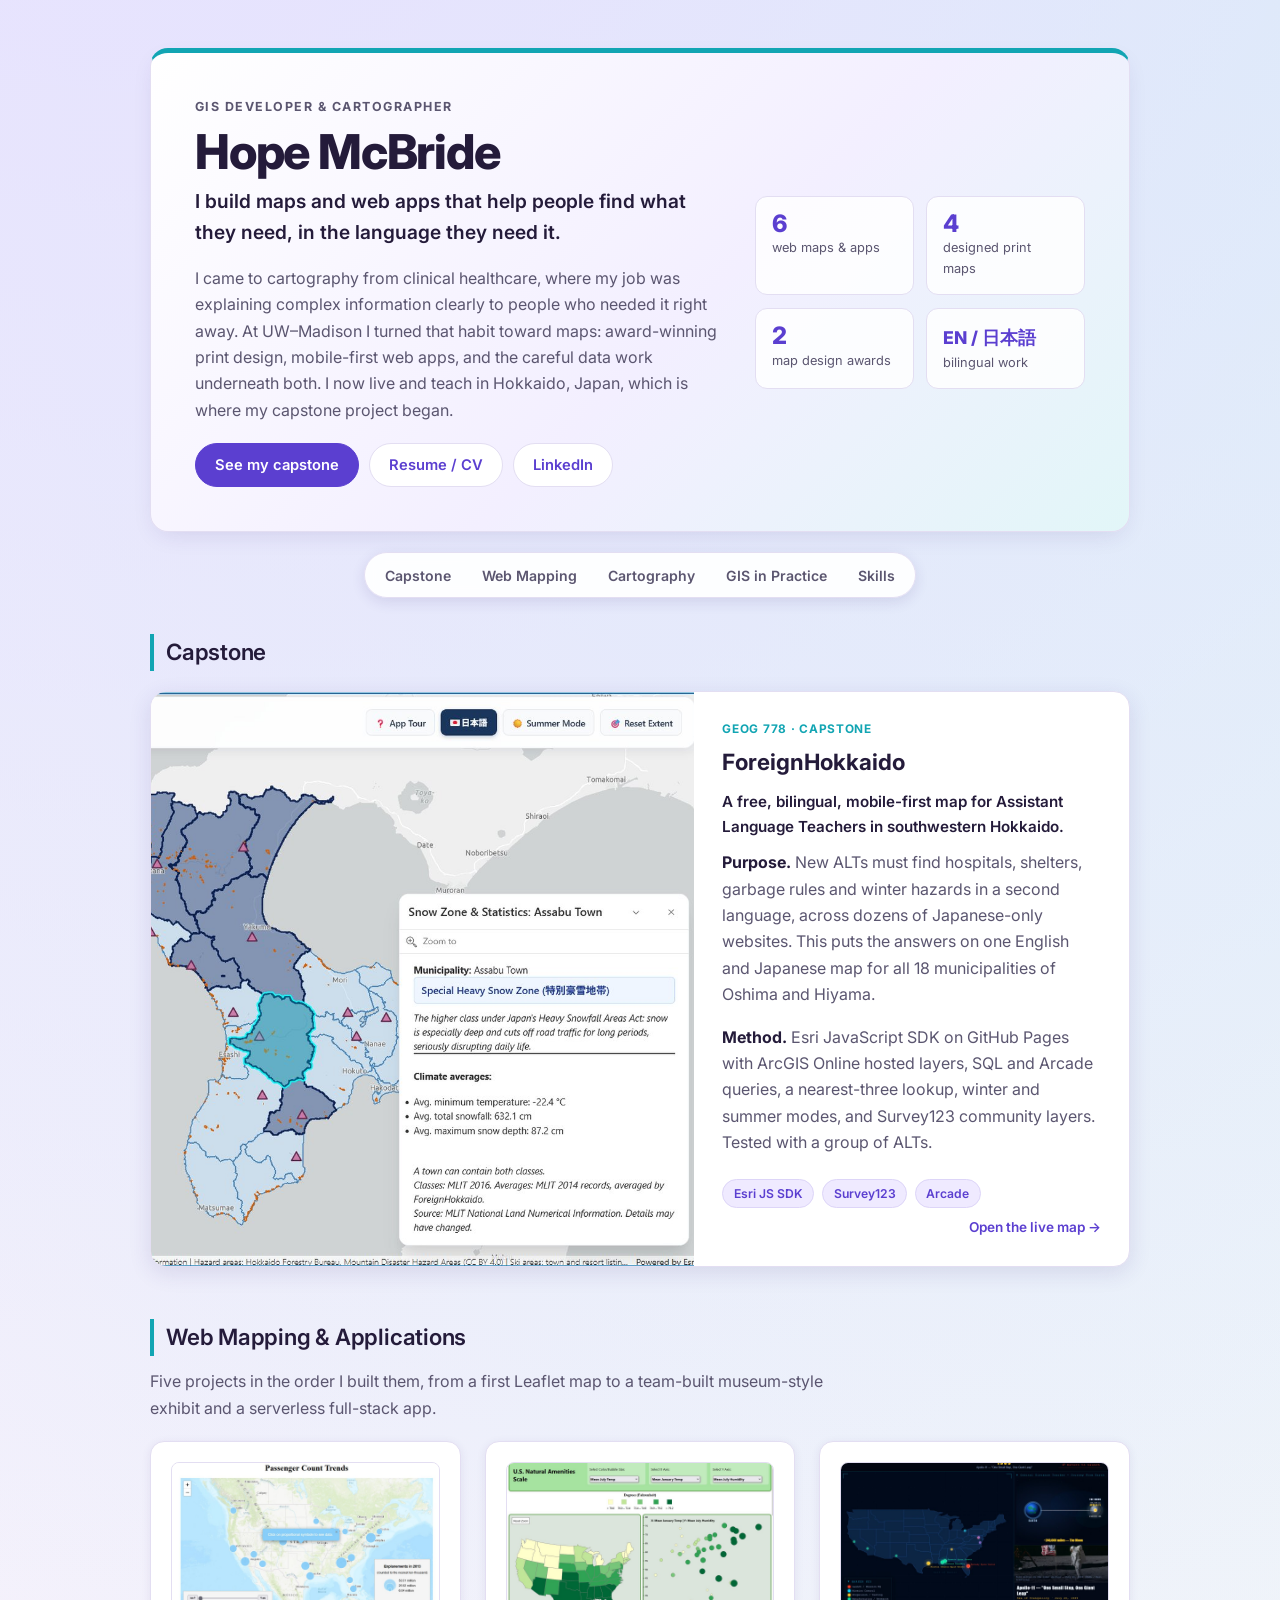
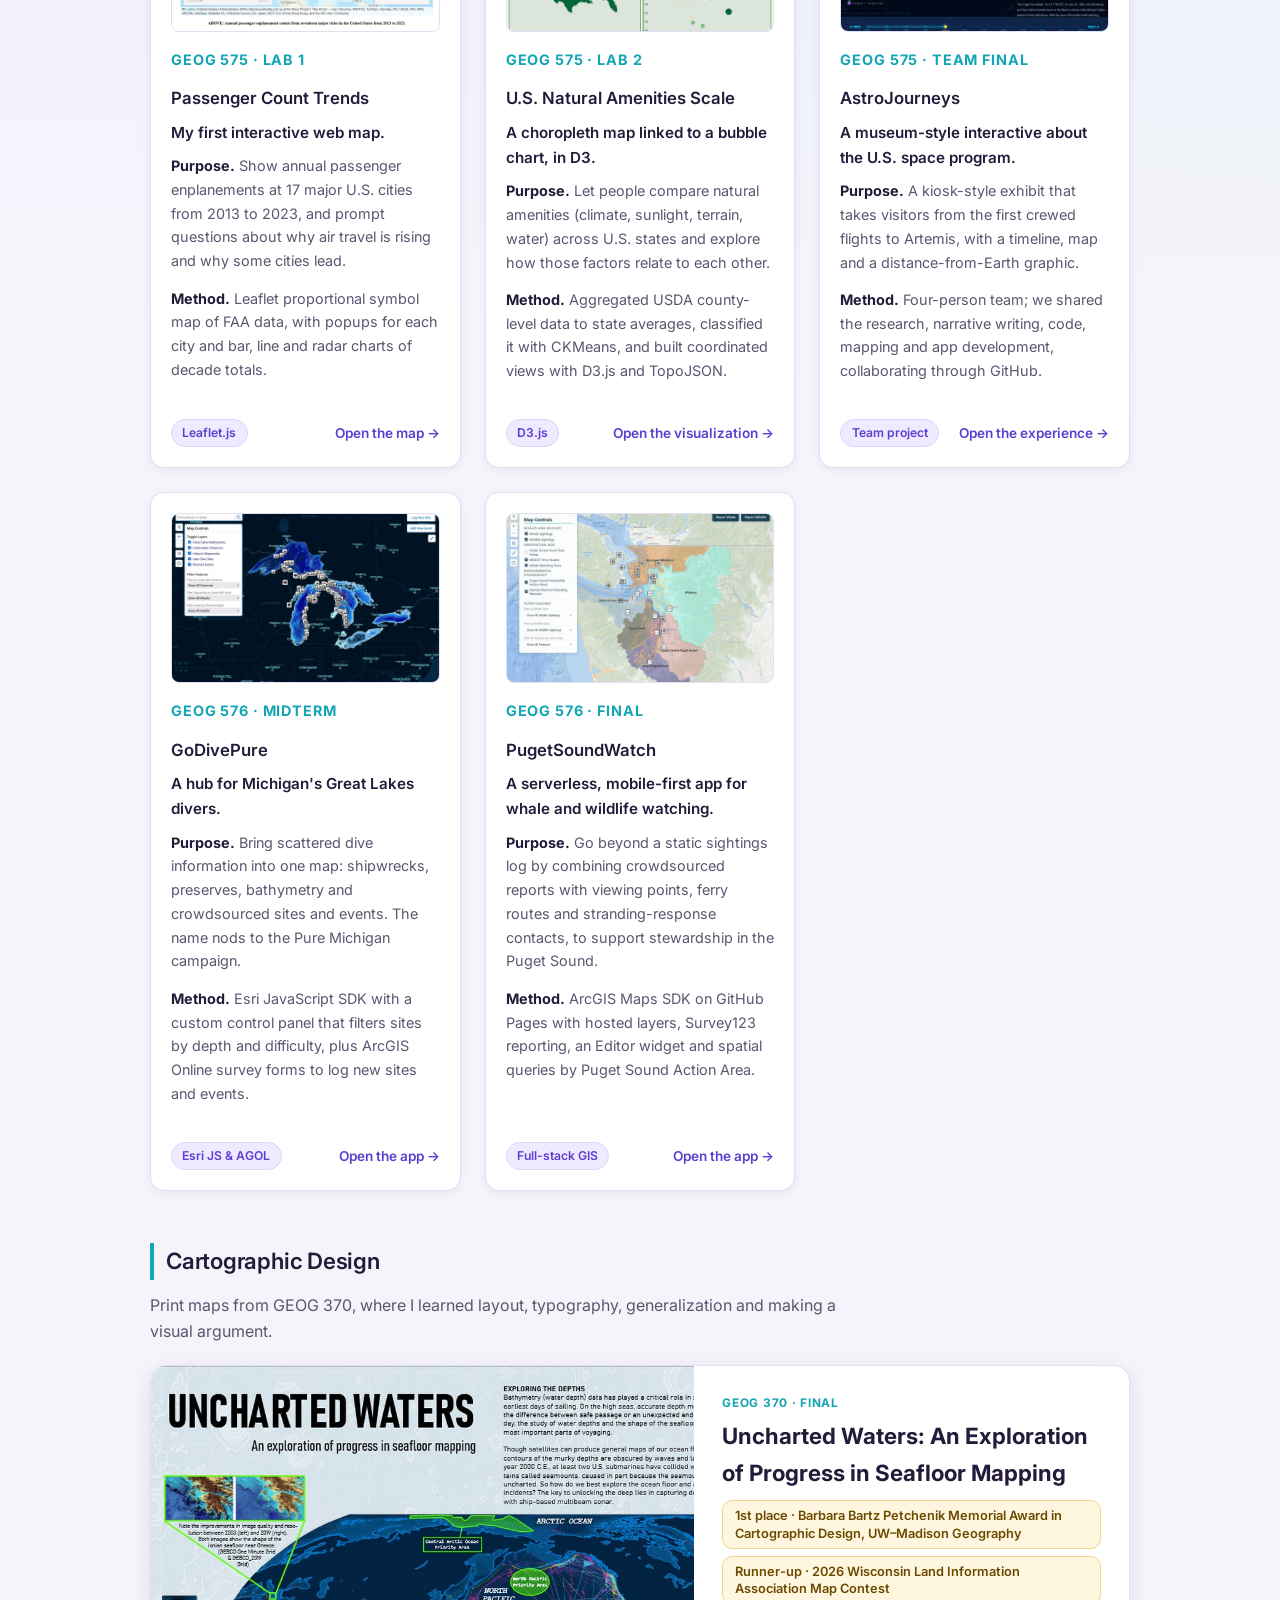
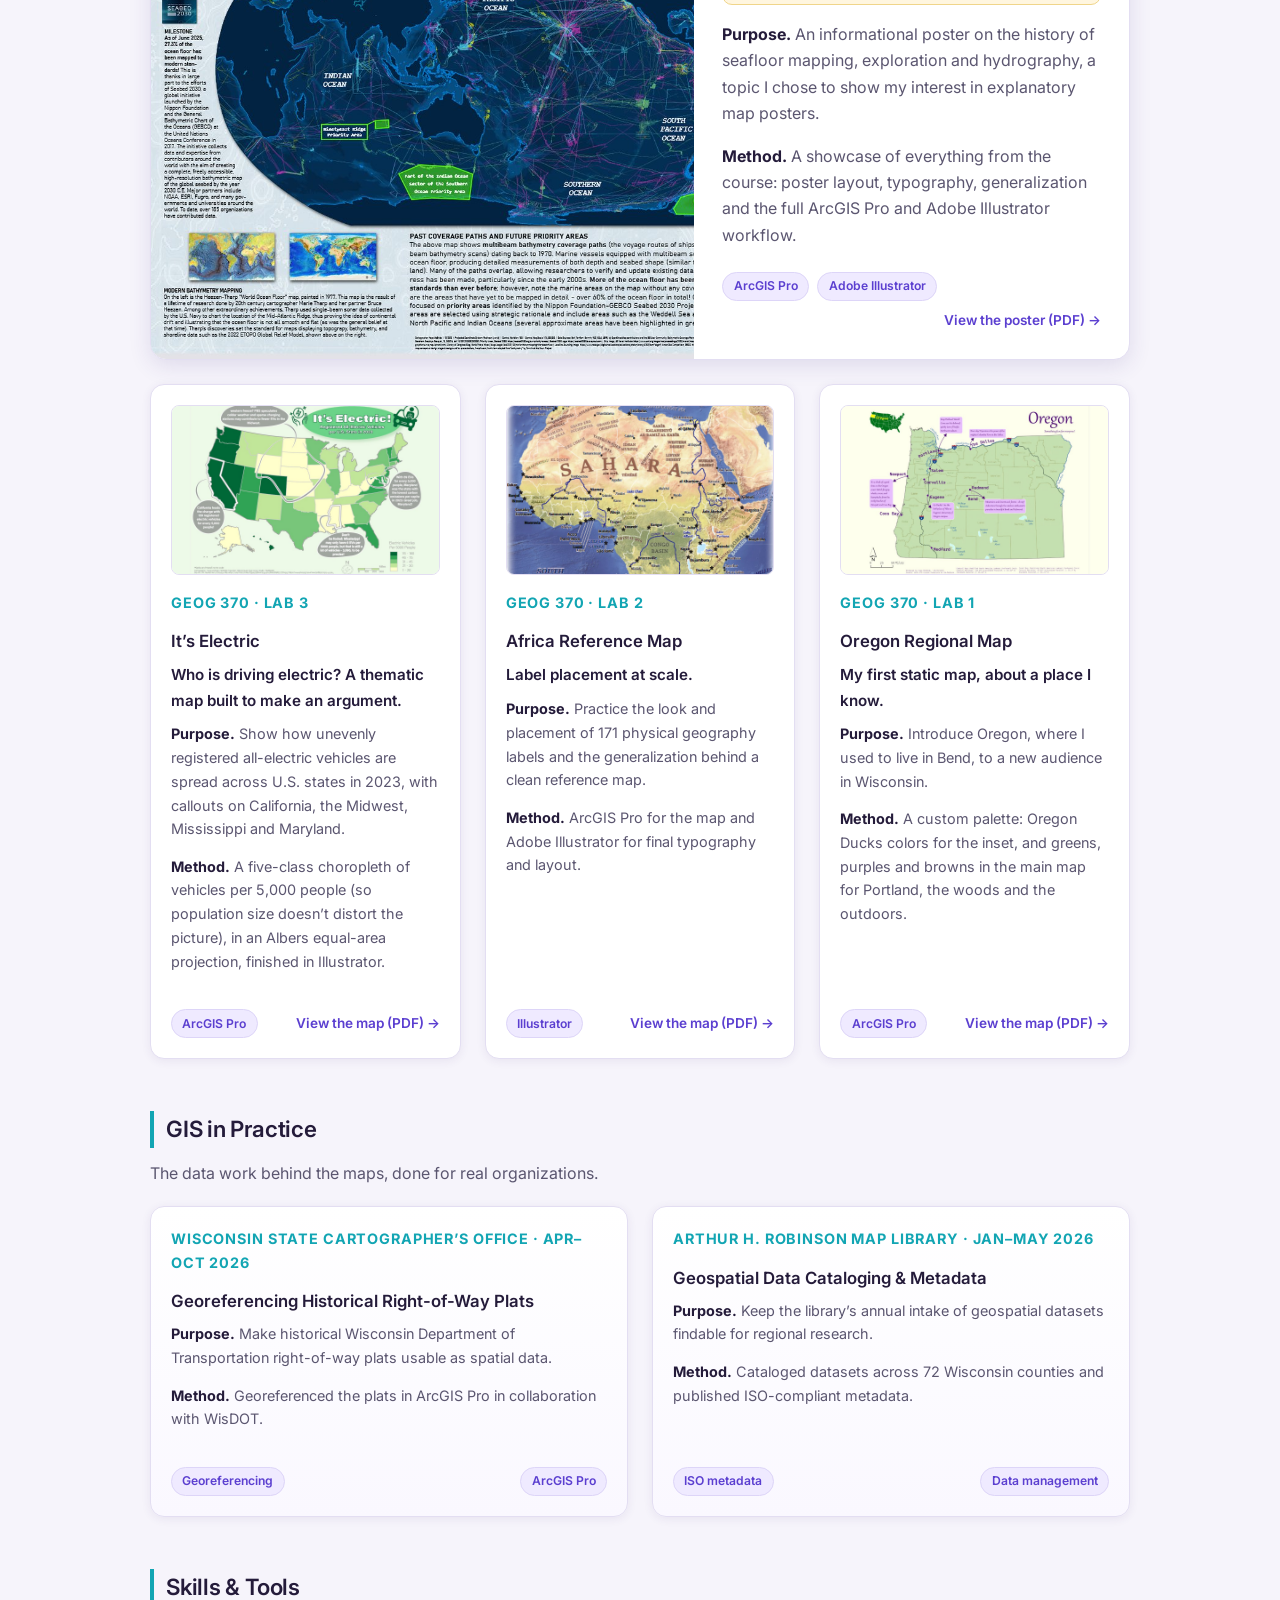
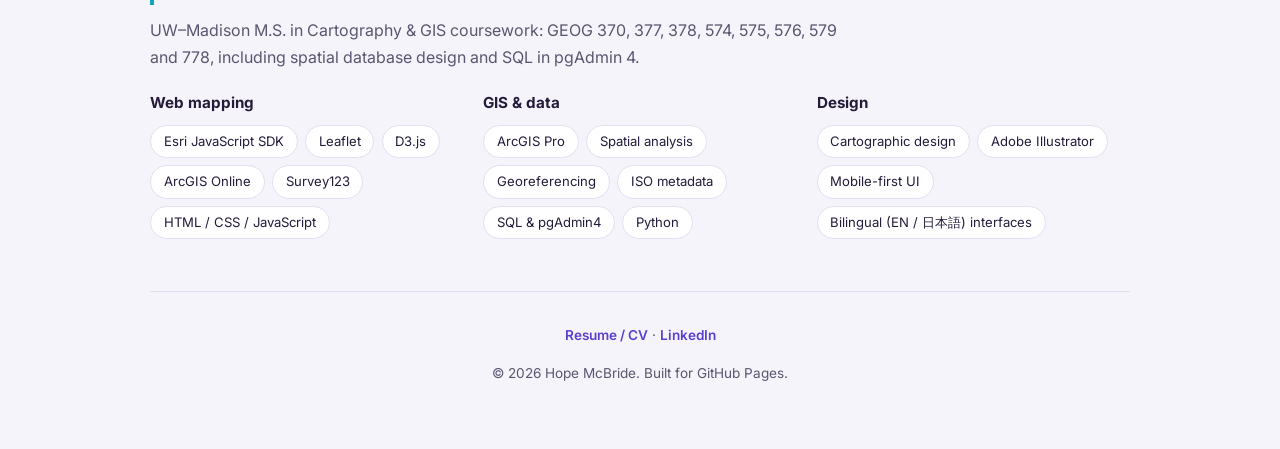
<file: index.html>
<!DOCTYPE html>
<html lang="en">
<head>
    <meta charset="UTF-8">
    <meta name="viewport" content="width=device-width, initial-scale=1.0">
    <title>Hope McBride | GIS Developer & Cartographer</title>
    <meta name="description" content="Portfolio of Hope McBride: web mapping applications, award-winning cartographic design, and GIS data work.">
    <link rel="preconnect" href="https://fonts.googleapis.com">
    <link rel="preconnect" href="https://fonts.gstatic.com" crossorigin>
    <link href="https://fonts.googleapis.com/css2?family=Inter:wght@300;400;500;600;700;800&display=swap" rel="stylesheet">
    <link rel="stylesheet" href="css/styles.css">
</head>
<body>

    <div class="container">

        <!-- Hero / About -->
        <header class="hero">
            <div class="hero-text">
                <p class="eyebrow">GIS Developer &amp; Cartographer</p>
                <h1>Hope McBride</h1>
                <p class="hero-lead">I build maps and web apps that help people find what they need, in the language they need it.</p>
                <p>I came to cartography from clinical healthcare, where my job was explaining complex information clearly to people who needed it right away. At UW&ndash;Madison I turned that habit toward maps: award-winning print design, mobile-first web apps, and the careful data work underneath both. I now live and teach in Hokkaido, Japan, which is where my capstone project began.</p>
                <div class="hero-actions">
                    <a class="btn btn-primary" href="#featured">See my capstone</a>
                    <a class="btn" href="resume.html">Resume / CV</a>
                    <a class="btn" href="https://www.linkedin.com/in/hope-m-151a5a242" target="_blank" rel="noopener">LinkedIn</a>
                </div>
            </div>
            <ul class="stats" aria-label="Portfolio at a glance">
                <li><strong>6</strong><span>web maps &amp; apps</span></li>
                <li><strong>4</strong><span>designed print maps</span></li>
                <li><strong>2</strong><span>map design awards</span></li>
                <li><strong>EN / 日本語</strong><span>bilingual work</span></li>
            </ul>
        </header>

        <nav class="subnav" aria-label="Sections">
            <a href="#featured">Capstone</a>
            <a href="#web-apps">Web Mapping</a>
            <a href="#cartography">Cartography</a>
            <a href="#practice">GIS in Practice</a>
            <a href="#skills">Skills</a>
        </nav>

        <!-- Featured capstone -->
        <section id="featured">
            <h2>Capstone</h2>
            <article class="feature">
                <div class="feature-image">
                    <img src="images/foreignhokkaido-feature.jpg" alt="ForeignHokkaido web map showing snow zones and services in Oshima and Hiyama, Hokkaido" loading="lazy">
                </div>
                <div class="feature-body">
                    <p class="course">GEOG 778 &middot; Capstone</p>
                    <h3>ForeignHokkaido</h3>
                    <p class="lead">A free, bilingual, mobile-first map for Assistant Language Teachers in southwestern Hokkaido.</p>
                    <p><strong>Purpose.</strong> New ALTs must find hospitals, shelters, garbage rules and winter hazards in a second language, across dozens of Japanese-only websites. This puts the answers on one English and Japanese map for all 18 municipalities of Oshima and Hiyama.</p>
                    <p><strong>Method.</strong> Esri JavaScript SDK on GitHub Pages with ArcGIS Online hosted layers, SQL and Arcade queries, a nearest-three lookup, winter and summer modes, and Survey123 community layers. Tested with a group of ALTs.</p>
                    <div class="card-footer">
                        <span class="tag">Esri JS SDK</span>
                        <span class="tag">Survey123</span>
                        <span class="tag">Arcade</span>
                        <a href="https://harpisthope.github.io/GEOG_778/" target="_blank" rel="noopener" class="card-link">Open the live map &rarr;</a>
                    </div>
                </div>
            </article>
        </section>

        <!-- Web mapping progression -->
        <section id="web-apps">
            <h2>Web Mapping &amp; Applications</h2>
            <p class="section-intro">Five projects in the order I built them, from a first Leaflet map to a team-built museum-style exhibit and a serverless full-stack app.</p>
            <div class="project-grid">

                <article class="card">
                    <div class="card-image"><img src="images/passengercounttrends.jpg" alt="Passenger Count Trends interactive map" loading="lazy"></div>
                    <div>
                        <p class="course">GEOG 575 &middot; Lab 1</p>
                        <h3>Passenger Count Trends</h3>
                        <p class="lead">My first interactive web map.</p>
                        <p><strong>Purpose.</strong> Show annual passenger enplanements at 17 major U.S. cities from 2013 to 2023, and prompt questions about why air travel is rising and why some cities lead.</p>
                        <p><strong>Method.</strong> Leaflet proportional symbol map of FAA data, with popups for each city and bar, line and radar charts of decade totals.</p>
                    </div>
                    <div class="card-footer">
                        <span class="tag">Leaflet.js</span>
                        <a href="https://harpisthope.github.io/unit-2/" target="_blank" rel="noopener" class="card-link">Open the map &rarr;</a>
                    </div>
                </article>

                <article class="card">
                    <div class="card-image"><img src="images/usnaturalamenitiesscale.jpg" alt="U.S. Natural Amenities Scale multivariate visualization" loading="lazy"></div>
                    <div>
                        <p class="course">GEOG 575 &middot; Lab 2</p>
                        <h3>U.S. Natural Amenities Scale</h3>
                        <p class="lead">A choropleth map linked to a bubble chart, in D3.</p>
                        <p><strong>Purpose.</strong> Let people compare natural amenities (climate, sunlight, terrain, water) across U.S. states and explore how those factors relate to each other.</p>
                        <p><strong>Method.</strong> Aggregated USDA county-level data to state averages, classified it with CKMeans, and built coordinated views with D3.js and TopoJSON.</p>
                    </div>
                    <div class="card-footer">
                        <span class="tag">D3.js</span>
                        <a href="https://harpisthope.github.io/unit-3/" target="_blank" rel="noopener" class="card-link">Open the visualization &rarr;</a>
                    </div>
                </article>

                <article class="card">
                    <div class="card-image"><img src="images/astrojourneys.jpg" alt="AstroJourneys interactive story of the U.S. space program" loading="lazy"></div>
                    <div>
                        <p class="course">GEOG 575 &middot; Team Final</p>
                        <h3>AstroJourneys</h3>
                        <p class="lead">A museum-style interactive about the U.S. space program.</p>
                        <p><strong>Purpose.</strong> A kiosk-style exhibit that takes visitors from the first crewed flights to Artemis, with a timeline, map and a distance-from-Earth graphic.</p>
                        <p><strong>Method.</strong> Four-person team; we shared the research, narrative writing, code, mapping and app development, collaborating through GitHub.</p>
                    </div>
                    <div class="card-footer">
                        <span class="tag">Team project</span>
                        <a href="https://harpisthope.github.io/2026_AstroJourneys/" target="_blank" rel="noopener" class="card-link">Open the experience &rarr;</a>
                    </div>
                </article>

                <article class="card">
                    <div class="card-image"><img src="images/godivepure.jpg" alt="GoDivePure map of Great Lakes dive sites" loading="lazy"></div>
                    <div>
                        <p class="course">GEOG 576 &middot; Midterm</p>
                        <h3>GoDivePure</h3>
                        <p class="lead">A hub for Michigan's Great Lakes divers.</p>
                        <p><strong>Purpose.</strong> Bring scattered dive information into one map: shipwrecks, preserves, bathymetry and crowdsourced sites and events. The name nods to the Pure Michigan campaign.</p>
                        <p><strong>Method.</strong> Esri JavaScript SDK with a custom control panel that filters sites by depth and difficulty, plus ArcGIS Online survey forms to log new sites and events.</p>
                    </div>
                    <div class="card-footer">
                        <span class="tag">Esri JS &amp; AGOL</span>
                        <a href="https://harpisthope.github.io/midterm_g576/" target="_blank" rel="noopener" class="card-link">Open the app &rarr;</a>
                    </div>
                </article>

                <article class="card">
                    <div class="card-image"><img src="images/pugetsoundwatch.jpg" alt="PugetSoundWatch whale and wildlife sighting map" loading="lazy"></div>
                    <div>
                        <p class="course">GEOG 576 &middot; Final</p>
                        <h3>PugetSoundWatch</h3>
                        <p class="lead">A serverless, mobile-first app for whale and wildlife watching.</p>
                        <p><strong>Purpose.</strong> Go beyond a static sightings log by combining crowdsourced reports with viewing points, ferry routes and stranding-response contacts, to support stewardship in the Puget Sound.</p>
                        <p><strong>Method.</strong> ArcGIS Maps SDK on GitHub Pages with hosted layers, Survey123 reporting, an Editor widget and spatial queries by Puget Sound Action Area.</p>
                    </div>
                    <div class="card-footer">
                        <span class="tag">Full-stack GIS</span>
                        <a href="https://harpisthope.github.io/g576_final/" target="_blank" rel="noopener" class="card-link">Open the app &rarr;</a>
                    </div>
                </article>


            </div>
        </section>

        <!-- Cartography -->
        <section id="cartography">
            <h2>Cartographic Design</h2>
            <p class="section-intro">Print maps from GEOG 370, where I learned layout, typography, generalization and making a visual argument.</p>

            <article class="feature feature-award">
                <div class="feature-image">
                    <img src="images/unchartedwaters-feature.jpg" alt="Uncharted Waters map poster on the history of seafloor mapping" loading="lazy">
                </div>
                <div class="feature-body">
                    <p class="course">GEOG 370 &middot; Final</p>
                    <h3>Uncharted Waters: An Exploration of Progress in Seafloor Mapping</h3>
                    <p class="awards">
                        <span class="badge">1st place &middot; Barbara Bartz Petchenik Memorial Award in Cartographic Design, UW&ndash;Madison Geography</span>
                        <span class="badge">Runner-up &middot; 2026 Wisconsin Land Information Association Map Contest</span>
                    </p>
                    <p><strong>Purpose.</strong> An informational poster on the history of seafloor mapping, exploration and hydrography, a topic I chose to show my interest in explanatory map posters.</p>
                    <p><strong>Method.</strong> A showcase of everything from the course: poster layout, typography, generalization and the full ArcGIS Pro and Adobe Illustrator workflow.</p>
                    <div class="card-footer">
                        <span class="tag">ArcGIS Pro</span>
                        <span class="tag">Adobe Illustrator</span>
                        <a href="pdfs/unchartedwaters.pdf" target="_blank" rel="noopener" class="card-link">View the poster (PDF) &rarr;</a>
                    </div>
                </div>
            </article>

            <div class="project-grid">

                <article class="card">
                    <div class="card-image"><img src="images/itselectric.jpg" alt="It's Electric classed choropleth map" loading="lazy"></div>
                    <div>
                        <p class="course">GEOG 370 &middot; Lab 3</p>
                        <h3>It&rsquo;s Electric</h3>
                        <p class="lead">Who is driving electric? A thematic map built to make an argument.</p>
                        <p><strong>Purpose.</strong> Show how unevenly registered all-electric vehicles are spread across U.S. states in 2023, with callouts on California, the Midwest, Mississippi and Maryland.</p>
                        <p><strong>Method.</strong> A five-class choropleth of vehicles per 5,000 people (so population size doesn&rsquo;t distort the picture), in an Albers equal-area projection, finished in Illustrator.</p>
                    </div>
                    <div class="card-footer">
                        <span class="tag">ArcGIS Pro</span>
                        <a href="pdfs/itselectric.pdf" target="_blank" rel="noopener" class="card-link">View the map (PDF) &rarr;</a>
                    </div>
                </article>

                <article class="card">
                    <div class="card-image"><img src="images/africamapposter.jpg" alt="Africa physical geography reference map" loading="lazy"></div>
                    <div>
                        <p class="course">GEOG 370 &middot; Lab 2</p>
                        <h3>Africa Reference Map</h3>
                        <p class="lead">Label placement at scale.</p>
                        <p><strong>Purpose.</strong> Practice the look and placement of 171 physical geography labels and the generalization behind a clean reference map.</p>
                        <p><strong>Method.</strong> ArcGIS Pro for the map and Adobe Illustrator for final typography and layout.</p>
                    </div>
                    <div class="card-footer">
                        <span class="tag">Illustrator</span>
                        <a href="pdfs/africamapposter.pdf" target="_blank" rel="noopener" class="card-link">View the map (PDF) &rarr;</a>
                    </div>
                </article>

                <article class="card">
                    <div class="card-image"><img src="images/oregonmapposter.jpg" alt="Oregon regional map" loading="lazy"></div>
                    <div>
                        <p class="course">GEOG 370 &middot; Lab 1</p>
                        <h3>Oregon Regional Map</h3>
                        <p class="lead">My first static map, about a place I know.</p>
                        <p><strong>Purpose.</strong> Introduce Oregon, where I used to live in Bend, to a new audience in Wisconsin.</p>
                        <p><strong>Method.</strong> A custom palette: Oregon Ducks colors for the inset, and greens, purples and browns in the main map for Portland, the woods and the outdoors.</p>
                    </div>
                    <div class="card-footer">
                        <span class="tag">ArcGIS Pro</span>
                        <a href="pdfs/oregonmapposter.pdf" target="_blank" rel="noopener" class="card-link">View the map (PDF) &rarr;</a>
                    </div>
                </article>

            </div>
        </section>

        <!-- Professional GIS work -->
        <section id="practice">
            <h2>GIS in Practice</h2>
            <p class="section-intro">The data work behind the maps, done for real organizations.</p>
            <div class="project-grid two-up">

                <article class="card card-text">
                    <div>
                        <p class="course">Wisconsin State Cartographer&rsquo;s Office &middot; Apr&ndash;Oct 2026</p>
                        <h3>Georeferencing Historical Right-of-Way Plats</h3>
                        <p><strong>Purpose.</strong> Make historical Wisconsin Department of Transportation right-of-way plats usable as spatial data.</p>
                        <p><strong>Method.</strong> Georeferenced the plats in ArcGIS Pro in collaboration with WisDOT.</p>
                    </div>
                    <div class="card-footer"><span class="tag">Georeferencing</span><span class="tag">ArcGIS Pro</span></div>
                </article>

                <article class="card card-text">
                    <div>
                        <p class="course">Arthur H. Robinson Map Library &middot; Jan&ndash;May 2026</p>
                        <h3>Geospatial Data Cataloging &amp; Metadata</h3>
                        <p><strong>Purpose.</strong> Keep the library&rsquo;s annual intake of geospatial datasets findable for regional research.</p>
                        <p><strong>Method.</strong> Cataloged datasets across 72 Wisconsin counties and published ISO-compliant metadata.</p>
                    </div>
                    <div class="card-footer"><span class="tag">ISO metadata</span><span class="tag">Data management</span></div>
                </article>

            </div>
        </section>

        <!-- Skills -->
        <section id="skills">
            <h2>Skills &amp; Tools</h2>
            <p class="section-intro">UW&ndash;Madison M.S. in Cartography &amp; GIS coursework: GEOG 370, 377, 378, 574, 575, 576, 579 and 778, including spatial database design and SQL in pgAdmin 4.</p>
            <div class="skills">
                <div><h3>Web mapping</h3><p class="chips"><span>Esri JavaScript SDK</span><span>Leaflet</span><span>D3.js</span><span>ArcGIS Online</span><span>Survey123</span><span>HTML / CSS / JavaScript</span></p></div>
                <div><h3>GIS &amp; data</h3><p class="chips"><span>ArcGIS Pro</span><span>Spatial analysis</span><span>Georeferencing</span><span>ISO metadata</span><span>SQL &amp; pgAdmin4</span><span>Python</span></p></div>
                <div><h3>Design</h3><p class="chips"><span>Cartographic design</span><span>Adobe Illustrator</span><span>Mobile-first UI</span><span>Bilingual (EN / 日本語) interfaces</span></p></div>
            </div>
        </section>

        <footer>
            <p><a href="resume.html">Resume / CV</a> &middot; <a href="https://www.linkedin.com/in/hope-m-151a5a242" target="_blank" rel="noopener">LinkedIn</a></p>
            <p>&copy; 2026 Hope McBride. Built for GitHub Pages.</p>
        </footer>
    </div>

</body>
</html>
</file>
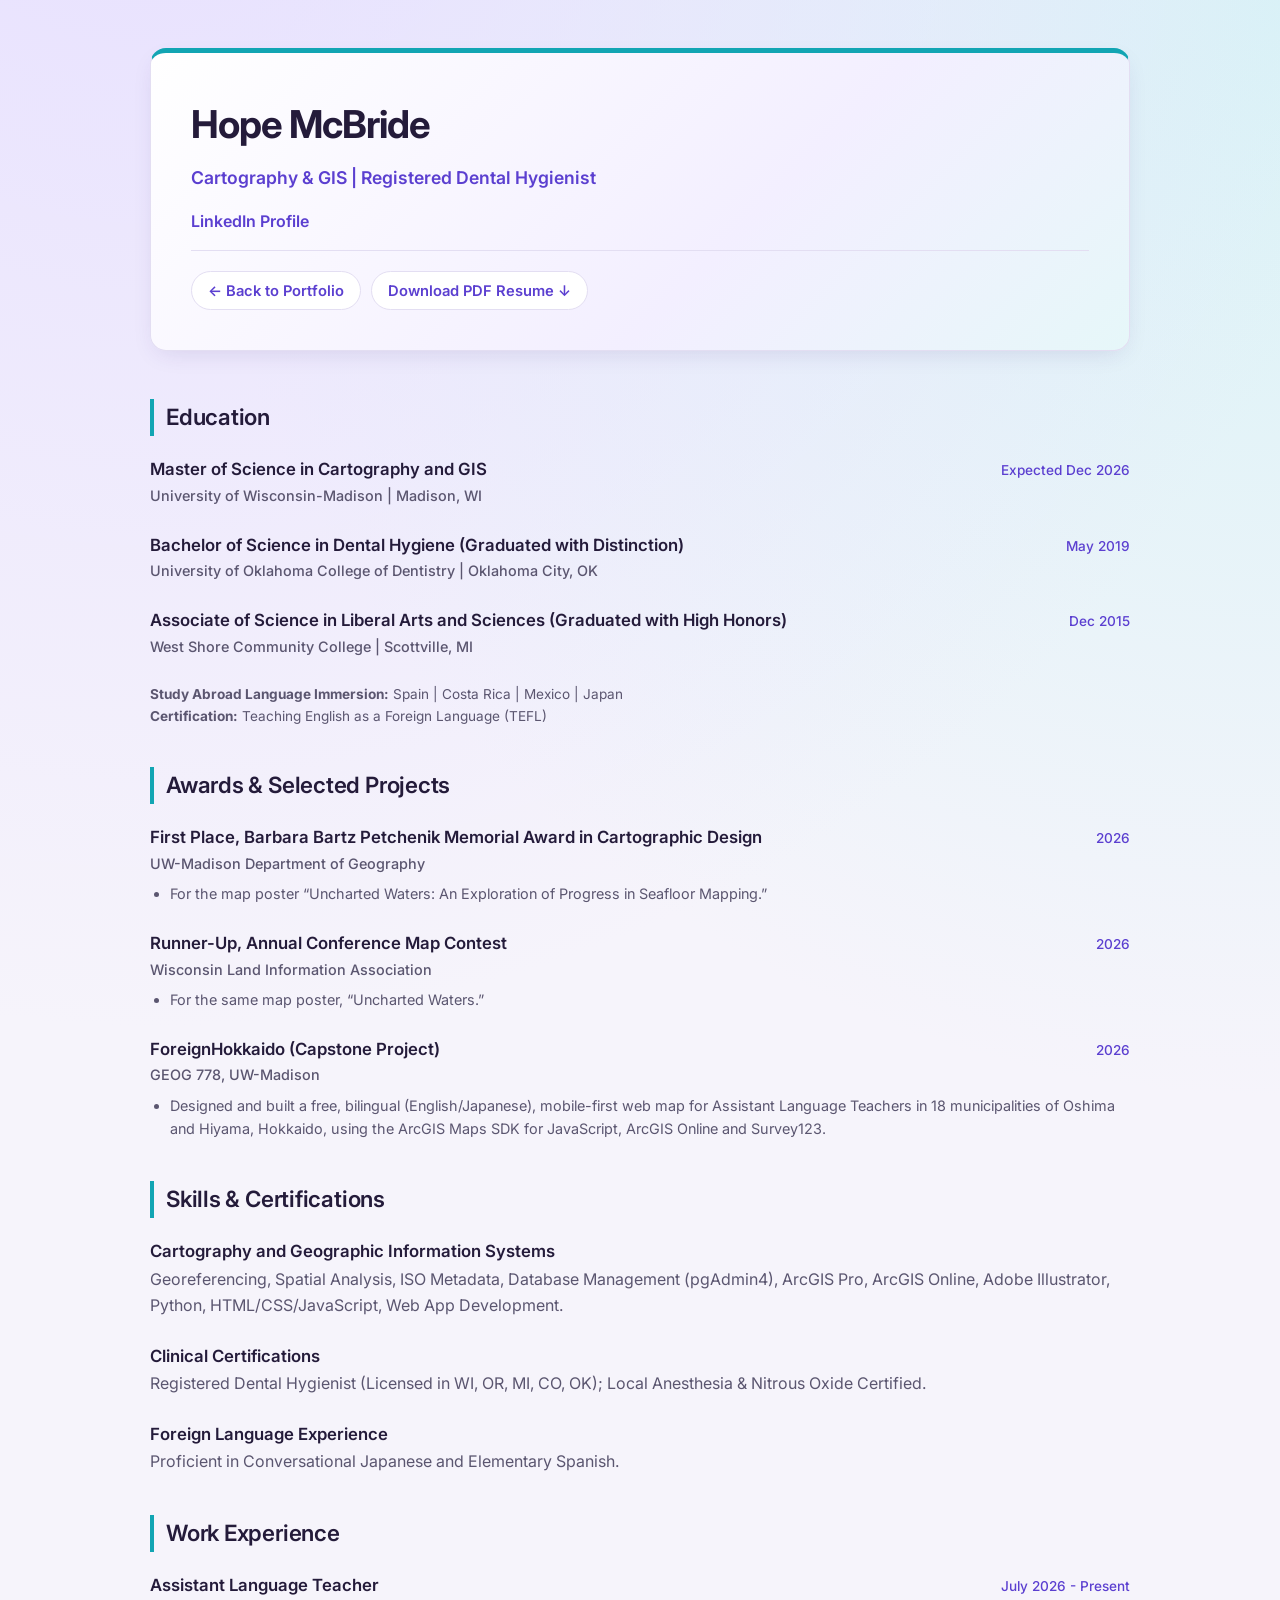
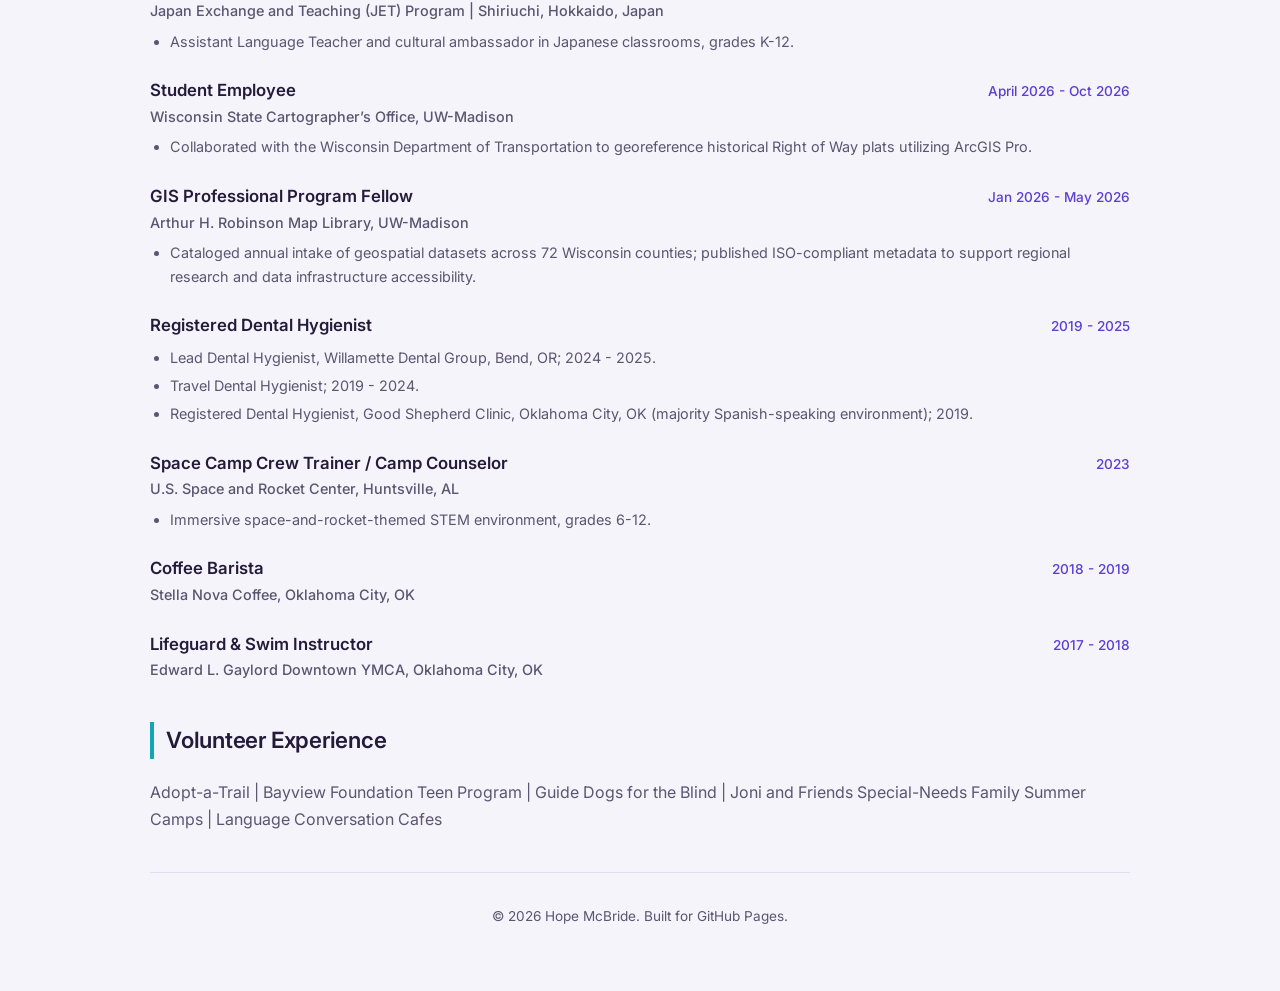
<file: resume.html>
<!DOCTYPE html>
<html lang="en">
<head>
    <meta charset="UTF-8">
    <meta name="viewport" content="width=device-width, initial-scale=1.0">
    <title>Resume | Hope McBride</title>
    <!-- Google Fonts -->
    <link rel="preconnect" href="https://fonts.googleapis.com">
    <link rel="preconnect" href="https://fonts.gstatic.com" crossorigin>
    <link href="https://fonts.googleapis.com/css2?family=Inter:wght@300;400;500;600;700;800&display=swap" rel="stylesheet">
    <!-- Link to external stylesheet -->
    <link rel="stylesheet" href="css/styles.css">
</head>
<body>

    <div class="container">
        <!-- Header -->
        <header>
            <h1>Hope McBride</h1>
            <p class="subtitle">Cartography &amp; GIS | Registered Dental Hygienist</p>
            <p><a href="https://www.linkedin.com/in/hope-m-151a5a242/" target="_blank" rel="noopener" style="color: var(--accent-color); font-weight: 600; text-decoration: none;">LinkedIn Profile</a></p>
            <div class="nav-links" style="margin-top: 1rem;">
                <a href="index.html">&larr; Back to Portfolio</a>
                <a href="pdfs/resume.pdf" target="_blank" rel="noopener">Download PDF Resume &darr;</a>
            </div>
        </header>

        <!-- Education Section -->
        <section class="resume-section">
            <h2>Education</h2>

            <div class="resume-item">
                <div class="resume-header-row">
                    <h3>Master of Science in Cartography and GIS</h3>
                    <span class="resume-date">Expected Dec 2026</span>
                </div>
                <div class="resume-company">University of Wisconsin-Madison | Madison, WI</div>
            </div>

            <div class="resume-item">
                <div class="resume-header-row">
                    <h3>Bachelor of Science in Dental Hygiene (Graduated with Distinction)</h3>
                    <span class="resume-date">May 2019</span>
                </div>
                <div class="resume-company">University of Oklahoma College of Dentistry | Oklahoma City, OK</div>
            </div>

            <div class="resume-item">
                <div class="resume-header-row">
                    <h3>Associate of Science in Liberal Arts and Sciences (Graduated with High Honors)</h3>
                    <span class="resume-date">Dec 2015</span>
                </div>
                <div class="resume-company">West Shore Community College | Scottville, MI</div>
            </div>

            <p style="font-size: 0.85rem; margin-top: 0.75rem;"><strong>Study Abroad Language Immersion:</strong> Spain | Costa Rica | Mexico | Japan<br>
            <strong>Certification:</strong> Teaching English as a Foreign Language (TEFL)</p>
        </section>

        <!-- Awards & Projects -->
        <section class="resume-section">
            <h2>Awards &amp; Selected Projects</h2>

            <div class="resume-item">
                <div class="resume-header-row">
                    <h3>First Place, Barbara Bartz Petchenik Memorial Award in Cartographic Design</h3>
                    <span class="resume-date">2026</span>
                </div>
                <div class="resume-company">UW-Madison Department of Geography</div>
                <ul>
                    <li>For the map poster &ldquo;Uncharted Waters: An Exploration of Progress in Seafloor Mapping.&rdquo;</li>
                </ul>
            </div>

            <div class="resume-item">
                <div class="resume-header-row">
                    <h3>Runner-Up, Annual Conference Map Contest</h3>
                    <span class="resume-date">2026</span>
                </div>
                <div class="resume-company">Wisconsin Land Information Association</div>
                <ul>
                    <li>For the same map poster, &ldquo;Uncharted Waters.&rdquo;</li>
                </ul>
            </div>

            <div class="resume-item">
                <div class="resume-header-row">
                    <h3>ForeignHokkaido (Capstone Project)</h3>
                    <span class="resume-date">2026</span>
                </div>
                <div class="resume-company">GEOG 778, UW-Madison</div>
                <ul>
                    <li>Designed and built a free, bilingual (English/Japanese), mobile-first web map for Assistant Language Teachers in 18 municipalities of Oshima and Hiyama, Hokkaido, using the ArcGIS Maps SDK for JavaScript, ArcGIS Online and Survey123.</li>
                </ul>
            </div>
        </section>

        <!-- Skills Section -->
        <section class="resume-section">
            <h2>Skills &amp; Certifications</h2>
            <div class="resume-item">
                <h3>Cartography and Geographic Information Systems</h3>
                <p>Georeferencing, Spatial Analysis, ISO Metadata, Database Management (pgAdmin4), ArcGIS Pro, ArcGIS Online, Adobe Illustrator, Python, HTML/CSS/JavaScript, Web App Development.</p>
            </div>
            <div class="resume-item">
                <h3>Clinical Certifications</h3>
                <p>Registered Dental Hygienist (Licensed in WI, OR, MI, CO, OK); Local Anesthesia &amp; Nitrous Oxide Certified.</p>
            </div>
            <div class="resume-item">
                <h3>Foreign Language Experience</h3>
                <p>Proficient in Conversational Japanese and Elementary Spanish.</p>
            </div>
        </section>

        <!-- Work Experience Section -->
        <section class="resume-section">
            <h2>Work Experience</h2>

            <div class="resume-item">
                <div class="resume-header-row">
                    <h3>Assistant Language Teacher</h3>
                    <span class="resume-date">July 2026 - Present</span>
                </div>
                <div class="resume-company">Japan Exchange and Teaching (JET) Program | Shiriuchi, Hokkaido, Japan</div>
                <ul>
                    <li>Assistant Language Teacher and cultural ambassador in Japanese classrooms, grades K-12.</li>
                </ul>
            </div>

            <div class="resume-item">
                <div class="resume-header-row">
                    <h3>Student Employee</h3>
                    <span class="resume-date">April 2026 - Oct 2026</span>
                </div>
                <div class="resume-company">Wisconsin State Cartographer&rsquo;s Office, UW-Madison</div>
                <ul>
                    <li>Collaborated with the Wisconsin Department of Transportation to georeference historical Right of Way plats utilizing ArcGIS Pro.</li>
                </ul>
            </div>

            <div class="resume-item">
                <div class="resume-header-row">
                    <h3>GIS Professional Program Fellow</h3>
                    <span class="resume-date">Jan 2026 - May 2026</span>
                </div>
                <div class="resume-company">Arthur H. Robinson Map Library, UW-Madison</div>
                <ul>
                    <li>Cataloged annual intake of geospatial datasets across 72 Wisconsin counties; published ISO-compliant metadata to support regional research and data infrastructure accessibility.</li>
                </ul>
            </div>

            <div class="resume-item">
                <div class="resume-header-row">
                    <h3>Registered Dental Hygienist</h3>
                    <span class="resume-date">2019 - 2025</span>
                </div>
                <ul>
                    <li>Lead Dental Hygienist, Willamette Dental Group, Bend, OR; 2024 - 2025.</li>
                    <li>Travel Dental Hygienist; 2019 - 2024.</li>
                    <li>Registered Dental Hygienist, Good Shepherd Clinic, Oklahoma City, OK (majority Spanish-speaking environment); 2019.</li>
                </ul>
            </div>

            <div class="resume-item">
                <div class="resume-header-row">
                    <h3>Space Camp Crew Trainer / Camp Counselor</h3>
                    <span class="resume-date">2023</span>
                </div>
                <div class="resume-company">U.S. Space and Rocket Center, Huntsville, AL</div>
                <ul>
                    <li>Immersive space-and-rocket-themed STEM environment, grades 6-12.</li>
                </ul>
            </div>

            <div class="resume-item">
                <div class="resume-header-row">
                    <h3>Coffee Barista</h3>
                    <span class="resume-date">2018 - 2019</span>
                </div>
                <div class="resume-company">Stella Nova Coffee, Oklahoma City, OK</div>
            </div>

            <div class="resume-item">
                <div class="resume-header-row">
                    <h3>Lifeguard &amp; Swim Instructor</h3>
                    <span class="resume-date">2017 - 2018</span>
                </div>
                <div class="resume-company">Edward L. Gaylord Downtown YMCA, Oklahoma City, OK</div>
            </div>
        </section>

        <!-- Volunteer Experience -->
        <section class="resume-section">
            <h2>Volunteer Experience</h2>
            <p>Adopt-a-Trail | Bayview Foundation Teen Program | Guide Dogs for the Blind | Joni and Friends Special-Needs Family Summer Camps | Language Conversation Cafes</p>
        </section>

        <!-- Footer -->
        <footer>
            <p>&copy; 2026 Hope McBride. Built for GitHub Pages.</p>
        </footer>
    </div>

</body>
</html>
</file>
<file: css/styles.css>
:root {
    --bg-color: #f6f4fb;       /* Soft lavender-white page */
    --card-bg: #ffffff;        /* White card surface */
    --text-main: #241b3a;      /* Deep plum for headings and key text */
    --text-muted: #5b5670;     /* Soft gray-violet body text */
    --accent-color: #5b3fd0;   /* Violet for links and highlights (readable on white) */
    --accent-hover: #3f27a8;   /* Darker violet on hover */
    --accent-2: #12a5b3;       /* Teal accent for decorative bars */
    --border-color: #e3def2;   /* Light lavender border */
    --tag-bg: #efeaff;
    --max-width: 980px;
}

* {
    box-sizing: border-box;
    margin: 0;
    padding: 0;
}

body {
    font-family: 'Inter', system-ui, -apple-system, BlinkMacSystemFont, "Segoe UI", Roboto, sans-serif;
    background-color: var(--bg-color);
    background-image: radial-gradient(circle at 12% -10%, #e6dfff 0, rgba(230, 223, 255, 0) 42%),
                      radial-gradient(circle at 100% 0%, #d8f3f6 0, rgba(216, 243, 246, 0) 38%);
    background-repeat: no-repeat;
    color: var(--text-main);
    line-height: 1.65;
    padding: 3rem 1.25rem;
}

.container {
    max-width: var(--max-width);
    margin: 0 auto;
}

/* Header - light card with a teal top edge */
header {
    background: linear-gradient(135deg, #ffffff 0%, #f3efff 60%, #e6f7f9 100%);
    border: 1px solid var(--border-color);
    border-top: 5px solid var(--accent-2);
    border-radius: 16px;
    padding: 2.5rem;
    margin-bottom: 3rem;
    box-shadow: 0 8px 24px -8px rgba(60, 40, 120, 0.15);
}

h1 {
    font-size: 2.4rem;
    font-weight: 700;
    letter-spacing: -0.025em;
    margin-bottom: 0.4rem;
    color: var(--text-main);
}

.subtitle {
    font-size: 1.1rem;
    color: var(--accent-color);
    margin-bottom: 1rem;
    font-weight: 600;
}

header p {
    color: var(--text-muted);
    max-width: 750px;
    margin-bottom: 0;
}

.nav-links {
    display: flex;
    flex-wrap: wrap;
    gap: 0.6rem;
    font-size: 0.92rem;
    font-weight: 600;
    margin-top: 1.5rem;
    padding-top: 1.25rem;
    border-top: 1px solid var(--border-color);
}

.nav-links a {
    color: var(--accent-color);
    text-decoration: none;
    background: #ffffff;
    border: 1px solid var(--border-color);
    border-radius: 999px;
    padding: 0.4rem 1rem;
    transition: background-color 0.2s ease, color 0.2s ease, border-color 0.2s ease;
}

.nav-links a:hover {
    background: var(--accent-color);
    border-color: var(--accent-color);
    color: #ffffff;
}

section {
    margin-bottom: 3.25rem;
    scroll-margin-top: 4.5rem;
}

h2 {
    font-size: 1.4rem;
    font-weight: 600;
    margin-bottom: 1.25rem;
    letter-spacing: -0.01em;
    border-left: 4px solid var(--accent-2);
    padding-left: 0.75rem;
    color: var(--text-main);
}

p {
    color: var(--text-muted);
    margin-bottom: 1rem;
}

.project-grid {
    display: grid;
    grid-template-columns: repeat(auto-fill, minmax(270px, 1fr));
    gap: 1.5rem;
}

.card {
    background-color: var(--card-bg);
    border: 1px solid var(--border-color);
    border-radius: 14px;
    padding: 1.25rem;
    display: flex;
    flex-direction: column;
    justify-content: flex-start;
    box-shadow: 0 2px 10px rgba(60, 40, 120, 0.08);
    transition: transform 0.2s ease, box-shadow 0.2s ease, border-color 0.2s ease;
}

.card:hover {
    transform: translateY(-4px);
    box-shadow: 0 14px 30px rgba(60, 40, 120, 0.16);
    border-color: var(--accent-color);
}

.card-image {
    border: 1px solid var(--border-color);
    width: 100%;
    height: 170px;
    flex: none;
    overflow: hidden;
    border-radius: 8px;
    margin-bottom: 1rem;
    background-color: #ece8f8;
}

.card-image img {
    width: 100%;
    height: 100%;
    object-fit: cover;
    transition: transform 0.3s ease;
}

.card:hover .card-image img {
    transform: scale(1.04);
}

.card h3 {
    font-size: 1.05rem;
    font-weight: 600;
    margin-bottom: 0.4rem;
    color: var(--text-main);
}

.card p {
    font-size: 0.9rem;
    margin-bottom: 0.85rem;
}
.card > div:not(.card-image):not(.card-footer) { flex: 1; margin-bottom: 0.9rem; }

.card-footer {
    margin-top: auto;
    padding-top: 0.5rem;
    display: flex;
    justify-content: space-between;
    align-items: center;
    gap: 0.75rem;
    font-size: 0.85rem;
}

.tag {
    background-color: var(--tag-bg);
    color: var(--accent-color);
    padding: 0.2rem 0.65rem;
    border-radius: 999px;
    font-weight: 600;
    font-size: 0.76rem;
    border: 1px solid #ddd5f8;
}

.card-link {
    color: var(--accent-color);
    text-decoration: none;
    font-weight: 600;
    white-space: nowrap;
}

.card-link:hover {
    color: var(--accent-hover);
    text-decoration: underline;
}

footer {
    text-align: center;
    padding-top: 2rem;
    border-top: 1px solid var(--border-color);
    font-size: 0.85rem;
    color: var(--text-muted);
}

@media (max-width: 640px) {
    h1 { font-size: 1.8rem; }
    body { padding: 1rem; }
    header { padding: 1.5rem; }
}

/* Resume page & Download bar rules */
.resume-section { margin-bottom: 2.5rem; }
.resume-item { margin-bottom: 1.5rem; }
.resume-header-row { display: flex; justify-content: space-between; align-items: baseline; flex-wrap: wrap; }
.resume-item h3 { font-size: 1.05rem; font-weight: 600; color: var(--text-main); }
.resume-date { font-size: 0.85rem; color: var(--accent-color); font-weight: 500; }
.resume-company { font-size: 0.9rem; font-weight: 500; color: var(--text-muted); margin-bottom: 0.3rem; }
ul { padding-left: 1.25rem; margin-top: 0.4rem; }
li { font-size: 0.9rem; color: var(--text-muted); margin-bottom: 0.25rem; }
.download-bar { background: var(--card-bg); border: 1px solid var(--border-color); padding: 1rem 1.25rem; border-radius: 12px; display: flex; justify-content: space-between; align-items: center; flex-wrap: wrap; gap: 0.5rem; margin-bottom: 2rem; box-shadow: 0 2px 10px rgba(60, 40, 120, 0.08); }

/* ===== Portfolio v2: hero, featured cards, badges, skills ===== */
html { scroll-behavior: smooth; }
.hero { display: grid; grid-template-columns: 1.6fr 1fr; gap: 2rem; align-items: center; background: linear-gradient(135deg, #ffffff 0%, #f3efff 55%, #e2f6f8 100%); border: 1px solid var(--border-color); border-top: 5px solid var(--accent-2); border-radius: 18px; padding: 2.75rem; margin-bottom: 1.25rem; box-shadow: 0 8px 24px -8px rgba(60, 40, 120, 0.15); }
.hero h1 { font-size: 3rem; font-weight: 800; line-height: 1.05; }
.eyebrow { text-transform: uppercase; letter-spacing: 0.12em; font-size: 0.78rem; font-weight: 700; color: var(--accent-color); margin-bottom: 0.6rem; }
.hero p { color: var(--text-muted); max-width: 640px; }
.hero .hero-lead { font-size: 1.2rem; font-weight: 600; color: var(--text-main); margin: 0.5rem 0 1rem; }
.hero-actions { display: flex; flex-wrap: wrap; gap: 0.6rem; margin-top: 1.25rem; }
.btn { display: inline-block; text-decoration: none; font-weight: 600; font-size: 0.92rem; color: var(--accent-color); background: #fff; border: 1px solid var(--border-color); border-radius: 999px; padding: 0.55rem 1.2rem; transition: background-color .2s, color .2s, border-color .2s; }
.btn:hover { border-color: var(--accent-color); color: var(--accent-hover); }
.btn-primary { background: var(--accent-color); border-color: var(--accent-color); color: #fff; }
.btn-primary:hover { background: var(--accent-hover); border-color: var(--accent-hover); color: #fff; }
.stats { list-style: none; display: grid; grid-template-columns: 1fr 1fr; gap: 0.8rem; padding: 0; margin: 0; }
.stats li { background: rgba(255,255,255,0.85); border: 1px solid var(--border-color); border-radius: 12px; padding: 0.9rem 1rem; margin: 0; display: flex; flex-direction: column; }
.stats strong { font-size: 1.5rem; font-weight: 800; color: var(--accent-color); line-height: 1.1; }
.stats span { font-size: 0.8rem; color: var(--text-muted); }
.stats li:last-child strong { font-size: 1.1rem; padding: 0.3rem 0; }
.subnav { position: sticky; top: 0.6rem; z-index: 10; display: flex; flex-wrap: wrap; justify-content: center; gap: 0.25rem; padding: 0.35rem; margin: 0 auto 2.25rem; width: fit-content; max-width: 100%; background: rgba(255, 255, 255, 0.92); backdrop-filter: blur(8px); border: 1px solid var(--border-color); border-radius: 999px; box-shadow: 0 4px 14px rgba(60, 40, 120, 0.12); }
.subnav a { text-decoration: none; font-size: 0.88rem; font-weight: 600; color: var(--text-muted); padding: 0.3rem 0.85rem; border-radius: 999px; }
.subnav a:hover { color: var(--accent-color); background: var(--tag-bg); }
.section-intro { max-width: 700px; margin: -0.5rem 0 1.25rem; }
.course { font-size: 0.74rem; font-weight: 700; letter-spacing: 0.06em; text-transform: uppercase; color: var(--accent-2); margin-bottom: 0.3rem; }
.card .lead, .feature .lead { font-weight: 600; color: var(--text-main); font-size: 0.95rem; margin-bottom: 0.6rem; }
.card p strong, .feature p strong { color: var(--text-main); }
.feature { display: grid; grid-template-columns: 1.25fr 1fr; background: var(--card-bg); border: 1px solid var(--border-color); border-radius: 16px; overflow: hidden; box-shadow: 0 6px 22px rgba(60, 40, 120, 0.12); margin-bottom: 1.5rem; }
.feature-image { background: #ece8f8; min-height: 260px; }
.feature-image img { width: 100%; height: 100%; object-fit: cover; display: block; }
.feature-body { padding: 1.75rem; }
.feature h3 { font-size: 1.4rem; font-weight: 700; margin-bottom: 0.5rem; }
.feature .card-footer { flex-wrap: wrap; justify-content: flex-start; gap: 0.5rem; margin-top: 1rem; }
.feature .card-footer .card-link { margin-left: auto; }
.feature-award { grid-template-columns: 1.25fr 1fr; }
.awards { display: flex; flex-direction: column; gap: 0.4rem; margin-bottom: 1rem; }
.badge { display: block; background: #fff6df; color: #6b4a00; border: 1px solid #f0d58a; border-radius: 10px; padding: 0.4rem 0.7rem; font-size: 0.8rem; font-weight: 600; line-height: 1.35; }
.card-text { background: linear-gradient(180deg, #ffffff, #faf8ff); }
.skills { display: grid; grid-template-columns: repeat(auto-fit, minmax(260px, 1fr)); gap: 1.25rem; }
.skills h3 { font-size: 0.95rem; margin-bottom: 0.6rem; }
.chips { display: flex; flex-wrap: wrap; gap: 0.45rem; margin: 0; }
.chips span { background: #fff; border: 1px solid var(--border-color); border-radius: 999px; padding: 0.3rem 0.8rem; font-size: 0.82rem; color: var(--text-main); }
footer a { color: var(--accent-color); font-weight: 600; text-decoration: none; }
footer a:hover { text-decoration: underline; }
@media (max-width: 800px) {
    .hero { grid-template-columns: 1fr; padding: 1.75rem; }
    .hero h1 { font-size: 2.2rem; }
    .feature, .feature-award { grid-template-columns: 1fr; }
    .feature-image { min-height: 0; max-height: 300px; }
    .feature-award .feature-image { order: -1; }
}

.project-grid.two-up { grid-template-columns: repeat(2, 1fr); }
@media (max-width: 640px) { .project-grid.two-up { grid-template-columns: 1fr; } .subnav { border-radius: 16px; } }
</file>
